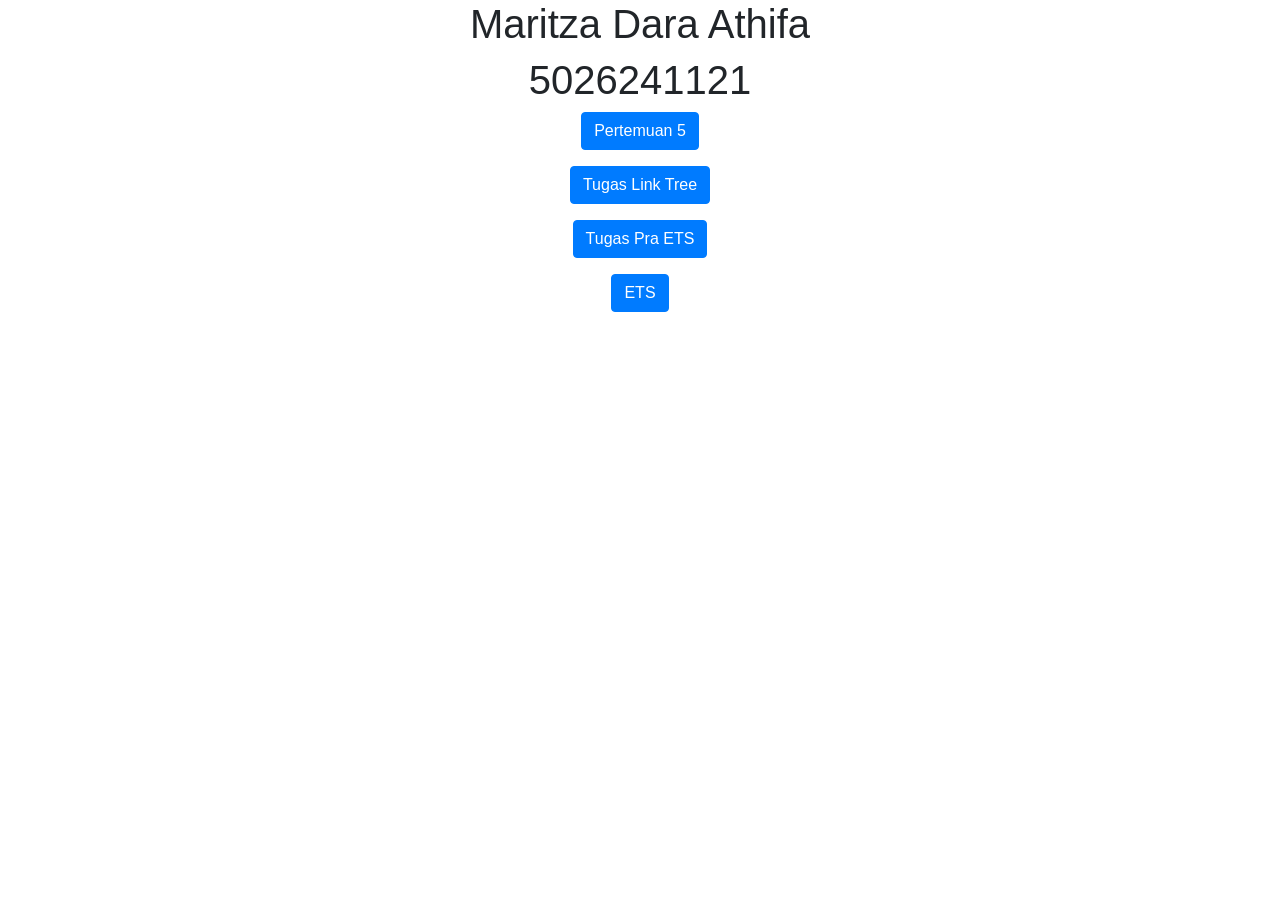
<file: index.html>
<!DOCTYPE html>
<html lang="en">

<head>
  <title>5026241121</title>
  <meta charset="utf-8">
  <meta name="viewport" content="width=device-width, initial-scale=1">
  
  <link rel="stylesheet" href="https://cdn.jsdelivr.net/npm/bootstrap@4.6.2/dist/css/bootstrap.min.css">
  <link href="https://fonts.googleapis.com/css2?family=Open+Sans:wght@400;700&display=swap" rel="stylesheet">
  
  <script src="https://cdn.jsdelivr.net/npm/jquery@3.7.1/dist/jquery.slim.min.js"></script>
  <script src="https://cdn.jsdelivr.net/npm/popper.js@1.16.1/dist/umd/popper.min.js"></script>
  <script src="https://cdn.jsdelivr.net/npm/bootstrap@4.6.2/dist/js/bootstrap.bundle.min.js"></script>
</head>

<body>
  <div class="container text-center">

    <h1>Maritza Dara Athifa</h1>
    <h1>5026241121</h1>

    <p>
      <a href="pertemuan5.html" target="_blank">
        <button class="btn btn-primary">Pertemuan 5</button>
      </a>
    </p>

    <p>
      <a href="linktree.html" target="_blank">
        <button class="btn btn-primary">Tugas Link Tree</button>
      </a>
    </p>

    <p>
      <a href="tugas_ets.html" target="_blank">
        <button class="btn btn-primary">Tugas Pra ETS</button>
      </a>
    </p>

    <p>
      <a href="maritza_5026241121.html" target="_blank">
        <button class="btn btn-primary">ETS</button>
      </a>
    </p>

  </div>
</body>

</html>
</file>
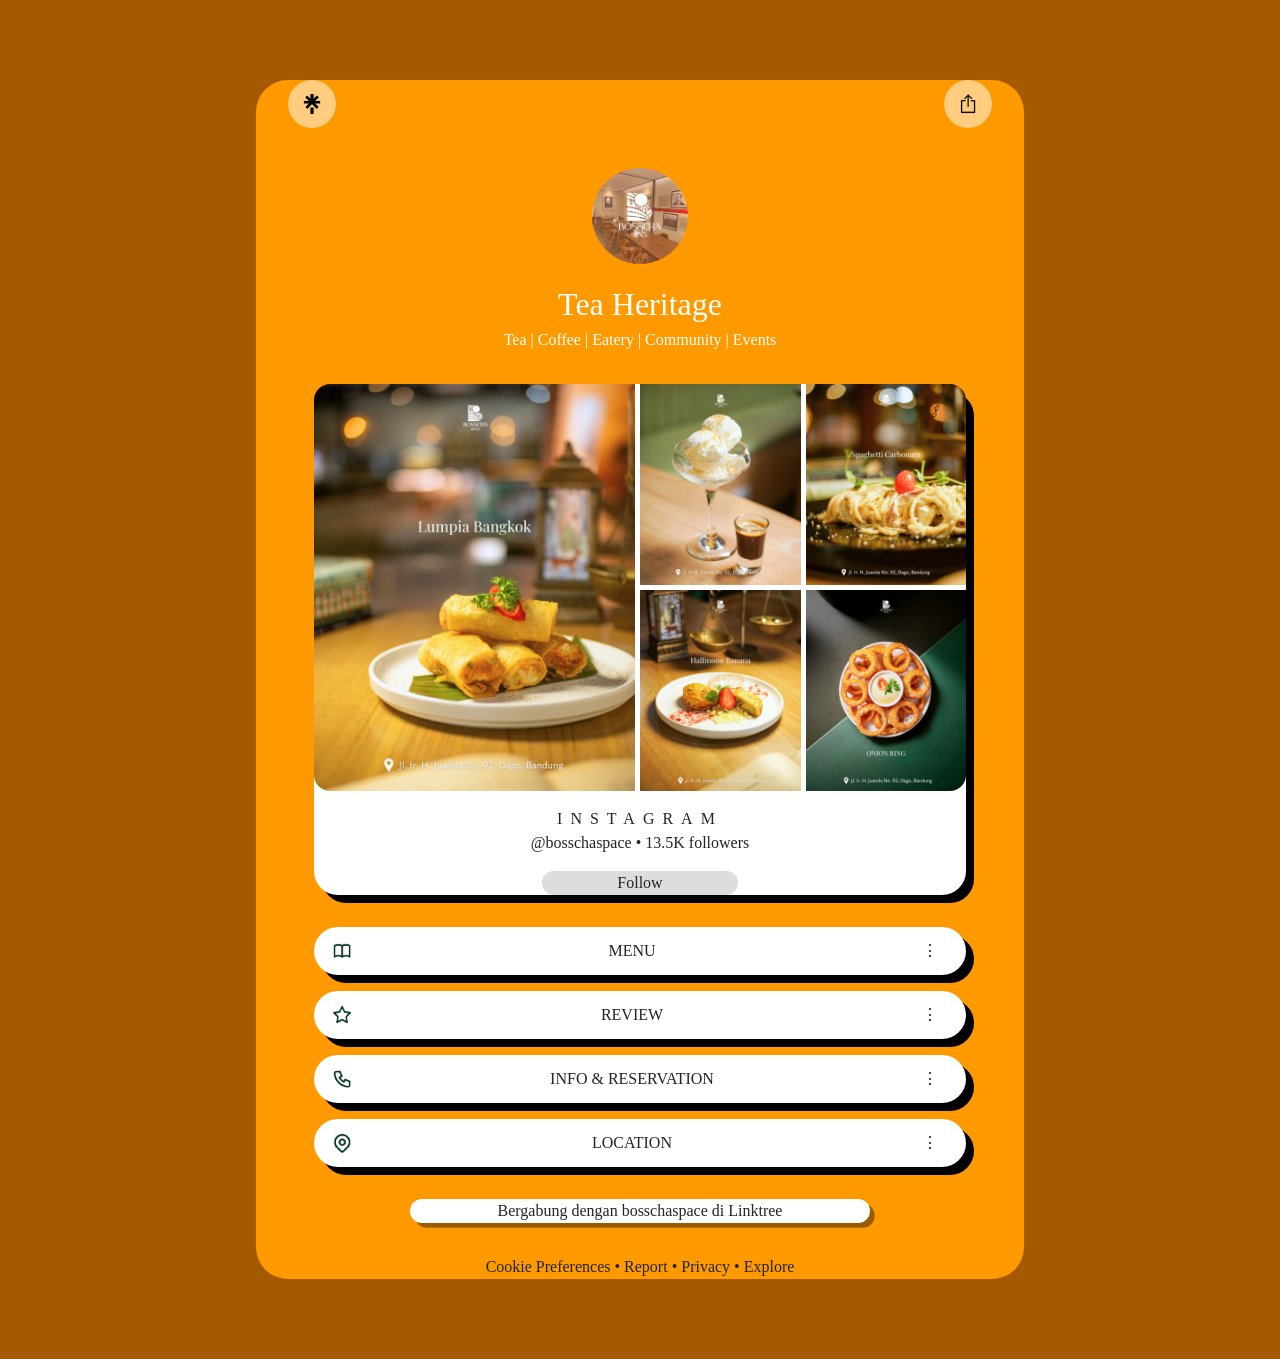
<file: linktree.html>
<!DOCTYPE html>
<html lang="en">

<head>
    <meta charset="UTF-8">
    <meta name="viewport" content="width=device-width, initial-scale=1.0">

    <link rel="stylesheet" href="https://stackpath.bootstrapcdn.com/bootstrap/4.5.2/css/bootstrap.min.css">

    <title>Linktree Clone</title>

    <style>
        body {
            background-color: #a65a00;
            font-family: serif;
        }

        .main-box {
            width: 60%;
            margin: 5rem auto;
            background-color: #ff9900;
            border-radius: 2rem;
            text-align: center;
        }

        .top-icons {
            display: flex;
            justify-content: space-between;
            margin: 1.5rem 2rem;
        }

        .icon-circle {
            width: 3rem;
            height: 3rem;
            border-radius: 50%;
            background-color: rgba(255, 255, 255, 0.5);
            display: flex;
            justify-content: center;
            align-items: center;
        }

        .icon-circle:hover {
            background-color: white;
        }

        .icon-circle img {
            width: 1.2rem;
        }

        .profile-img {
            width: 6rem;
            border-radius: 50%;
            margin-top: 1rem;
        }

        .title {
            font-size: 2rem;
            margin-top: 1rem;
            color: white;
        }

        .subtitle {
            color: white;
        }

        .box {
            width: 85%;
            margin: 2rem auto;
            background-color: white;
            border-radius: 1.5rem;
            box-shadow: 0.5rem 0.5rem 0 black;
        }

        .box:hover {
            background-color: #e0e0e0;
        }

        .grid {
            display: grid;
            grid-template-columns: 2fr 1fr 1fr;
            grid-template-rows: auto auto;
            gap: 0.3rem;
            border-radius: 1rem;
            overflow: hidden;
        }

        .grid img {
            width: 100%;
            height: 100%;
            object-fit: cover;
        }

        .grid img:nth-child(1) {
            grid-row: span 2;
        }

        .insta-title {
            letter-spacing: 0.5rem;
            margin-top: 1rem;
        }

        .follow-btn {
            background-color: #ddd;
            border-radius: 2rem;
            width: 30%;
            margin: 1rem auto;
            text-align: center;
        }

        .menu-btn {
            width: 85%;
            margin: 1rem auto;
            background-color: white;
            border-radius: 2rem;
            box-shadow: 0.5rem 0.5rem 0 black;
            display: flex;
            align-items: center;
            height: 3rem;
        }

        .menu-btn:hover {
            background-color: #e0e0e0;
        }

        .menu-left {
            display: flex;
            align-items: center;
            margin-left: 1rem;
            flex: 1;
        }

        .menu-left img {
            width: 1.5rem;
        }

        .menu-text {
            margin: 0 auto;
        }

        .menu-right {
            width: 2.5rem;
            height: 2.5rem;
            border-radius: 50%;
            display: flex;
            align-items: center;
            justify-content: center;
            margin-right: 1rem;
            cursor: pointer;
        }

        .menu-right:hover {
            background-color: #d9d9d9;
        }

        .join {
            width: 60%;
            margin: 2rem auto;
            background-color: white;
            border-radius: 2rem;
            box-shadow: 0.3rem 0.3rem 0 rgba(0, 0, 0, 0.4);
        }

        .footer {
            margin-bottom: 2rem;
        }

        .footer span:hover {
            text-decoration: underline;
            cursor: pointer;
        }
    </style>
</head>

<body>

    <div class="main-box">

        <!-- ICON -->
        <div class="top-icons">
            <div class="icon-circle">
                <img src="assets/linktree.png">
            </div>
            <div class="icon-circle">
                <img src="assets/sharelogo.png">
            </div>
        </div>

        <!-- PROFILE -->
        <img src="assets/logobosscha.png" class="profile-img">
        <div class="title">Tea Heritage</div>
        <div class="subtitle">Tea | Coffee | Eatery | Community | Events</div>

        <!-- INSTAGRAM -->
        <div class="box">

            <div class="grid">
                <img src="assets/bclumpiabangkok.jpg">
                <img src="assets/bceskrim.jpg">
                <img src="assets/bcspcarbonara.jpg">
                <img src="assets/bchmbanana.jpg">
                <img src="assets/bconionring.jpg">
            </div>

            <div class="insta-title">INSTAGRAM</div>
            <div>@bosschaspace • 13.5K followers</div>

            <div class="follow-btn">Follow</div>

        </div>

        <!-- MENU -->
        <div class="menu-btn">
            <div class="menu-left">
                <img src="assets/buku.png">
                <div class="menu-text">MENU</div>
            </div>
            <div class="menu-right">⋮</div>
        </div>

        <div class="menu-btn">
            <div class="menu-left">
                <img src="assets/bintang.png">
                <div class="menu-text">REVIEW</div>
            </div>
            <div class="menu-right">⋮</div>
        </div>

        <div class="menu-btn">
            <div class="menu-left">
                <img src="assets/telp.png">
                <div class="menu-text">INFO & RESERVATION</div>
            </div>
            <div class="menu-right">⋮</div>
        </div>

        <div class="menu-btn">
            <div class="menu-left">
                <img src="assets/lokasi.png">
                <div class="menu-text">LOCATION</div>
            </div>
            <div class="menu-right">⋮</div>
        </div>

        <!-- JOIN -->
        <div class="join">Bergabung dengan bosschaspace di Linktree</div>

        <!-- FOOTER -->
        <div class="footer">
            <span>Cookie Preferences</span> •
            <span>Report</span> •
            <span>Privacy</span> •
            <span>Explore</span>
        </div>

    </div>

</body>

</html>
</file>
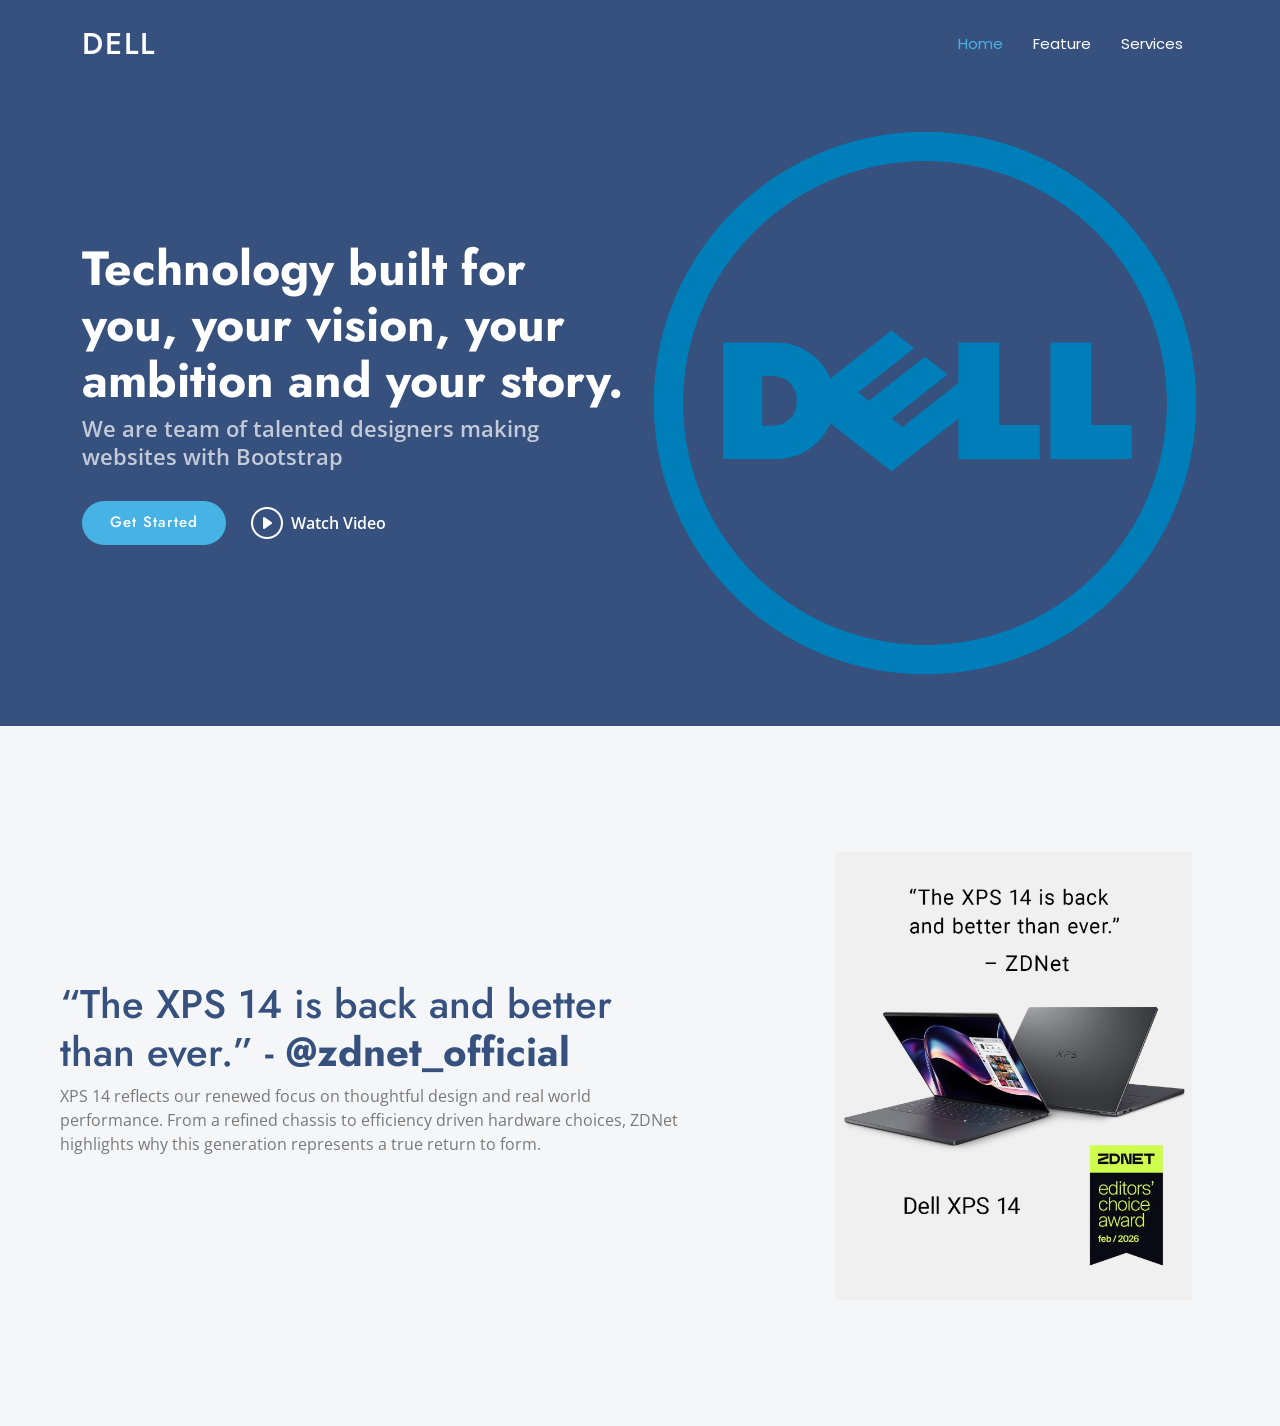
<file: pertemuan5.html>
<!DOCTYPE html>
<html lang="en">

<head>
    <meta charset="utf-8">
    <meta content="width=device-width, initial-scale=1.0" name="viewport">
    <title>DELL</title>
    <meta name="description" content="">
    <meta name="keywords" content="">

    <!-- Favicons -->
    <link href="assets/img/favicon.png" rel="icon">
    <link href="assets/img/apple-touch-icon.png" rel="apple-touch-icon">

    <!-- Fonts -->
    <link href="https://fonts.googleapis.com" rel="preconnect">
    <link href="https://fonts.gstatic.com" rel="preconnect" crossorigin>
    <link
        href="https://fonts.googleapis.com/css2?family=Open+Sans:ital,wght@0,300;0,400;0,500;0,600;0,700;0,800;1,300;1,400;1,500;1,600;1,700;1,800&family=Poppins:ital,wght@0,100;0,200;0,300;0,400;0,500;0,600;0,700;0,800;0,900;1,100;1,200;1,300;1,400;1,500;1,600;1,700;1,800;1,900&family=Jost:ital,wght@0,100;0,200;0,300;0,400;0,500;0,600;0,700;0,800;0,900;1,100;1,200;1,300;1,400;1,500;1,600;1,700;1,800;1,900&display=swap"
        rel="stylesheet">

    <!-- Vendor CSS Files -->
    <link href="assets/vendor/bootstrap/css/bootstrap.min.css" rel="stylesheet">
    <link href="assets/vendor/bootstrap-icons/bootstrap-icons.css" rel="stylesheet">
    <link href="assets/vendor/aos/aos.css" rel="stylesheet">
    <link href="assets/vendor/glightbox/css/glightbox.min.css" rel="stylesheet">
    <link href="assets/vendor/swiper/swiper-bundle.min.css" rel="stylesheet">

    <!-- Main CSS File -->
    <link href="assets/css/main.css" rel="stylesheet">

    <!-- =======================================================
  * Template Name: Arsha
  * Template URL: https://bootstrapmade.com/arsha-free-bootstrap-html-template-corporate/
  * Updated: Feb 22 2025 with Bootstrap v5.3.3
  * Author: BootstrapMade.com
  * License: https://bootstrapmade.com/license/
  ======================================================== -->
</head>

<body class="index-page">
    <header id="header" class="header d-flex align-items-center fixed-top">
        <div class="container-fluid container-xl position-relative d-flex align-items-center">

            <a href="index.html" class="logo d-flex align-items-center me-auto">
                <!-- Uncomment the line below if you also wish to use an image logo -->
                <!-- <img src="assets/img/logo.webp" alt=""> -->
                <h1 class="sitename">DELL</h1>
            </a>

            <nav id="navmenu" class="navmenu">
                <ul>
                    <li><a href="#hero" class="active">Home</a></li>
                    <li><a href="#why-us">Feature</a></li>
                    <li><a href="#services">Services</a></li>
                </ul>
                <i class="mobile-nav-toggle d-xl-none bi bi-list"></i>
            </nav>

        </div>
    </header>

    <main class="main">

        <!-- Hero Section -->
        <section id="hero" class="hero section dark-background">

            <div class="container">
                <div class="row gy-4">
                    <div class="col-lg-6 order-2 order-lg-1 d-flex flex-column justify-content-center"
                        data-aos="zoom-out">
                        <h1>Technology built for you, your vision, your ambition and your story.</h1>
                        <p>We are team of talented designers making websites with Bootstrap</p>
                        <div class="d-flex">
                            <a href="#about" class="btn-get-started">Get Started</a>
                            <a href="visitstore.bio/dell?tab=ig"
                                class="glightbox btn-watch-video d-flex align-items-center"><i
                                    class="bi bi-play-circle"></i><span>Watch Video</span></a>
                        </div>
                    </div>
                    <div class="col-lg-6 order-1 order-lg-2 hero-img" data-aos="zoom-out" data-aos-delay="200">
                        <img src="assets/img/dell.png" class="img-fluid animated" alt="">
                    </div>
                </div>
            </div>

        </section><!-- /Hero Section -->
        <!-- Why Us Section -->
        <section id="why-us" class="section why-us light-background" data-builder="section">

            <div class="container-fluid">

                <div class="row gy-4">

                    <div class="col-lg-7 d-flex flex-column justify-content-center order-2 order-lg-1">

                        <div class="content px-xl-5" data-aos="fade-up" data-aos-delay="100">
                            <h1><span>“The XPS 14 is back and better than ever.” - </span><strong>@zdnet_official</strong></h1>
                            <p>
                                XPS 14 reflects our renewed focus on thoughtful design and real world performance. From a refined chassis to efficiency driven hardware choices, ZDNet highlights why this generation represents a true return to form.
                            </p>
                        </div>

                    </div>

                    <div class="col-lg-5 order-1 order-lg-2 why-us-img">
                        <img src="assets/img/why-us.jpg" class="img-fluid" alt="" data-aos="zoom-in"
                            data-aos-delay="100">
                    </div>
                </div>

            </div>

        </section><!-- /Why Us Section -->
        <!-- Scroll Top -->
        <a href="#" id="scroll-top" class="scroll-top d-flex align-items-center justify-content-center"><i
                class="bi bi-arrow-up-short"></i></a>

        <!-- Preloader -->
        <div id="preloader"></div>

        <!-- Vendor JS Files -->
        <script src="assets/vendor/bootstrap/js/bootstrap.bundle.min.js"></script>
        <script src="assets/vendor/php-email-form/validate.js"></script>
        <script src="assets/vendor/aos/aos.js"></script>
        <script src="assets/vendor/glightbox/js/glightbox.min.js"></script>
        <script src="assets/vendor/swiper/swiper-bundle.min.js"></script>
        <script src="assets/vendor/waypoints/noframework.waypoints.js"></script>
        <script src="assets/vendor/imagesloaded/imagesloaded.pkgd.min.js"></script>
        <script src="assets/vendor/isotope-layout/isotope.pkgd.min.js"></script>

        <!-- Main JS File -->
        <script src="assets/js/main.js"></script>

</body>

</html>
</file>
<file: assets/css/main.css>
/*--------------------------------------------------------------
# Root Variables
--------------------------------------------------------------*/
:root {
  --default-font: "Open Sans", system-ui, sans-serif;
  --heading-font: "Jost", sans-serif;
  --nav-font: "Poppins", sans-serif;

  --background-color: #ffffff;
  --default-color: #444444;
  --heading-color: #37517e;
  --accent-color: #47b2e4;
  --surface-color: #ffffff;
  --contrast-color: #ffffff;

  --nav-color: #ffffff;
  --nav-hover-color: #47b2e4;
  --nav-mobile-background-color: #ffffff;
  --nav-dropdown-background-color: #ffffff;
  --nav-dropdown-color: #444444;
  --nav-dropdown-hover-color: #47b2e4;

  scroll-behavior: smooth;
}

.light-background {
  --background-color: #f5f6f8;
  --surface-color: #ffffff;
}

.dark-background {
  --background-color: #37517e;
  --default-color: #ffffff;
  --heading-color: #ffffff;
  --surface-color: #4668a2;
  --contrast-color: #ffffff;
}

/*--------------------------------------------------------------
# General
--------------------------------------------------------------*/
body {
  color: var(--default-color);
  background-color: var(--background-color);
  font-family: var(--default-font);
}

body.mobile-nav-active {
  overflow: hidden;
}

a {
  color: var(--accent-color);
  text-decoration: none;
  transition: 0.3s;
}

a:hover {
  color: color-mix(in srgb, var(--accent-color), transparent 25%);
}

h1,
h2,
h3,
h4,
h5,
h6 {
  color: var(--heading-color);
  font-family: var(--heading-font);
}

section,
.section {
  padding: 60px 0;
  scroll-margin-top: 88px;
  overflow: clip;
}

@media (max-width: 1199px) {

  section,
  .section {
    scroll-margin-top: 66px;
  }
}

/*--------------------------------------------------------------
# Header
--------------------------------------------------------------*/
.header {
  --background-color: #3d4d6a;
  --heading-color: #ffffff;

  background-color: var(--background-color);
  padding: 15px 0;
  transition: all 0.5s;
  z-index: 997;
}

.index-page .header {
  --background-color: rgba(255, 255, 255, 0);
}

.index-page.scrolled .header {
  --background-color: rgba(40, 58, 90, 0.9);
}

.header .logo {
  line-height: 1;
}

.header .logo img {
  max-height: 36px;
  margin-right: 8px;
}

.header .logo h1 {
  margin: 0;
  font-size: 30px;
  font-weight: 500;
  color: var(--heading-color);
  letter-spacing: 2px;
  text-transform: uppercase;
}

.header .btn-getstarted,
.header .btn-getstarted:focus {
  color: var(--contrast-color);
  background: var(--accent-color);
  font-size: 14px;
  padding: 8px 25px;
  margin: 0 0 0 30px;
  border-radius: 50px;
  transition: 0.3s;
}

.header .btn-getstarted:hover,
.header .btn-getstarted:focus:hover {
  color: var(--contrast-color);
  background: color-mix(in srgb, var(--accent-color), transparent 15%);
}

@media (max-width: 1200px) {
  .header .logo {
    order: 1;
  }

  .header .btn-getstarted {
    order: 2;
    margin: 0 15px 0 0;
    padding: 6px 15px;
  }

  .header .navmenu {
    order: 3;
  }
}

/* Index Page Header
------------------------------*/
.index-page .header {
  --background-color: rgba(255, 255, 255, 0);
  --heading-color: #ffffff;
  --nav-color: #ffffff;
}

/* Index Page Header on Scroll
------------------------------*/
.index-page.scrolled .header {
  --background-color: rgba(40, 58, 90, 0.9);
}


/*--------------------------------------------------------------
# Navigation
--------------------------------------------------------------*/
@media (min-width: 1200px) {
  .navmenu {
    padding: 0;
  }

  .navmenu ul {
    margin: 0;
    padding: 0;
    display: flex;
    list-style: none;
    align-items: center;
  }

  .navmenu li {
    position: relative;
  }

  .navmenu a,
  .navmenu a:focus {
    color: var(--nav-color);
    padding: 18px 15px;
    font-size: 15px;
    font-family: var(--nav-font);
    display: flex;
    align-items: center;
    transition: 0.3s;
  }

  .navmenu li:hover>a,
  .navmenu .active,
  .navmenu .active:focus {
    color: var(--nav-hover-color);
  }
}

@media (max-width: 1199px) {
  .mobile-nav-toggle {
    color: var(--nav-color);
    font-size: 28px;
    cursor: pointer;
  }

  .navmenu {
    z-index: 9997;
  }

  .navmenu ul {
    display: none;
    position: absolute;
    inset: 60px 20px 20px 20px;
    padding: 10px 0;
    margin: 0;
    border-radius: 6px;
    background-color: var(--nav-mobile-background-color);
    list-style: none;
    overflow-y: auto;
    z-index: 9998;
    box-shadow: 0px 0px 30px rgba(0, 0, 0, 0.1);
  }

  .navmenu a,
  .navmenu a:focus {
    color: var(--nav-dropdown-color);
    padding: 10px 20px;
    font-size: 17px;
    font-family: var(--nav-font);
    display: flex;
    align-items: center;
  }

  .mobile-nav-active .navmenu {
    position: fixed;
    inset: 0;
    background: rgba(33, 37, 41, 0.8);
  }

  .mobile-nav-active .navmenu>ul {
    display: block;
  }

  .mobile-nav-active .mobile-nav-toggle {
    color: #fff;
    position: absolute;
    top: 15px;
    right: 15px;
    z-index: 9999;
  }
}

/*--------------------------------------------------------------
# Hero
--------------------------------------------------------------*/
.hero {
  width: 100%;
  min-height: 80vh;
  position: relative;
  padding: 120px 0 60px;
  display: flex;
  align-items: center;
}

.hero h1 {
  margin: 0;
  font-size: 48px;
  font-weight: 700;
  line-height: 56px;
}

.hero p {
  color: color-mix(in srgb, var(--default-color), transparent 30%);
  margin: 5px 0 30px;
  font-size: 22px;
  line-height: 1.3;
  font-weight: 600;
}

.hero .btn-get-started {
  color: var(--contrast-color);
  background: var(--accent-color);
  font-weight: 500;
  padding: 10px 28px 12px;
  border-radius: 50px;
  transition: 0.5s;
}

.hero .btn-watch-video {
  margin-left: 25px;
  color: var(--default-color);
  font-weight: 600;
}

.hero .btn-watch-video i {
  color: var(--contrast-color);
  font-size: 32px;
  margin-right: 8px;
}

.hero .animated {
  animation: up-down 2s ease-in-out infinite alternate-reverse both;
}

@media (max-width: 640px) {
  .hero h1 {
    font-size: 28px;
    line-height: 36px;
  }

  .hero p {
    font-size: 18px;
    line-height: 24px;
  }
}

@keyframes up-down {
  0% {
    transform: translateY(10px);
  }

  100% {
    transform: translateY(-10px);
  }
}

/*--------------------------------------------------------------
# Why Us
--------------------------------------------------------------*/
.why-us {
  padding: 30px 0;
}

.why-us .content h3 {
  font-size: 34px;
  font-weight: 400;
}

.why-us .content p {
  color: color-mix(in srgb, var(--default-color), transparent 30%);
}

.why-us .why-us-img {
  display: flex;
  align-items: center;
  justify-content: center;
}

.why-us .why-us-img img {
  max-height: 70%;
}

/*--------------------------------------------------------------
# Scroll Top
--------------------------------------------------------------*/
.scroll-top {
  position: fixed;
  visibility: hidden;
  opacity: 0;
  right: 15px;
  bottom: -15px;
  z-index: 99999;
  background-color: var(--accent-color);
  width: 44px;
  height: 44px;
  border-radius: 50px;
  transition: all 0.4s;
}

.scroll-top i {
  font-size: 24px;
  color: var(--contrast-color);
}

.scroll-top.active {
  visibility: visible;
  opacity: 1;
  bottom: 15px;
}

/*--------------------------------------------------------------
# Preloader
--------------------------------------------------------------*/
#preloader {
  position: fixed;
  inset: 0;
  z-index: 999999;
  overflow: hidden;
  background: var(--background-color);
  transition: all 0.6s ease-out;
}

#preloader:before {
  content: "";
  position: fixed;
  top: calc(50% - 30px);
  left: calc(50% - 30px);
  width: 60px;
  height: 60px;
  border: 6px solid var(--accent-color);
  border-color: var(--accent-color) transparent var(--accent-color) transparent;
  border-radius: 50%;
  animation: animate-preloader 1.5s linear infinite;
}

@keyframes animate-preloader {
  0% {
    transform: rotate(0deg);
  }

  100% {
    transform: rotate(360deg);
  }
}

/*--------------------------------------------------------------
# AOS Compatibility
--------------------------------------------------------------*/
@media screen and (max-width: 768px) {
  [data-aos-delay] {
    transition-delay: 0 !important;
  }
}

/*--------------------------------------------------------------
# Global Page Titles & Breadcrumbs
--------------------------------------------------------------*/
.page-title {
  --background-color: color-mix(in srgb, var(--default-color), transparent 96%);
  color: var(--default-color);
  background-color: var(--background-color);
  padding: 20px 0;
  position: relative;
}

.page-title h1 {
  font-size: 28px;
  font-weight: 700;
  margin: 0;
}

.page-title .breadcrumbs ol {
  display: flex;
  flex-wrap: wrap;
  list-style: none;
  padding: 0 0 10px 0;
  margin: 0;
  font-size: 14px;
}

.page-title .breadcrumbs ol li+li {
  padding-left: 10px;
}

.page-title .breadcrumbs ol li+li::before {
  content: "/";
  display: inline-block;
  padding-right: 10px;
  color: color-mix(in srgb, var(--default-color), transparent 70%);
}

/*--------------------------------------------------------------
# Global Sections
--------------------------------------------------------------*/
section,
.section {
  color: var(--default-color);
  background-color: var(--background-color);
  padding: 60px 0;
  scroll-margin-top: 88px;
  overflow: clip;
}

@media (max-width: 1199px) {

  section,
  .section {
    scroll-margin-top: 66px;
  }
}

/*--------------------------------------------------------------
# Global Section Titles
--------------------------------------------------------------*/
.section-title {
  text-align: center;
  padding-bottom: 60px;
  position: relative;
}

.section-title h2 {
  font-size: 32px;
  font-weight: 700;
  margin-bottom: 20px;
  padding-bottom: 20px;
  text-transform: uppercase;
  position: relative;
}

.section-title h2:before {
  content: "";
  position: absolute;
  display: block;
  width: 160px;
  height: 1px;
  background: color-mix(in srgb, var(--default-color), transparent 60%);
  left: 0;
  right: 0;
  bottom: 1px;
  margin: auto;
}

.section-title h2::after {
  content: "";
  position: absolute;
  display: block;
  width: 60px;
  height: 3px;
  background: var(--accent-color);
  left: 0;
  right: 0;
  bottom: 0;
  margin: auto;
}

.section-title p {
  margin-bottom: 0;
}

/*--------------------------------------------------------------
# Hero Section
--------------------------------------------------------------*/
.hero {
  width: 100%;
  min-height: 80vh;
  position: relative;
  padding: 120px 0 60px 0;
  display: flex;
  align-items: center;
}

.hero h1 {
  margin: 0;
  font-size: 48px;
  font-weight: 700;
  line-height: 56px;
}

.hero p {
  color: color-mix(in srgb, var(--default-color), transparent 30%);
  margin: 5px 0 30px 0;
  font-size: 22px;
  line-height: 1.3;
  font-weight: 600;
}

.hero .btn-get-started {
  color: var(--contrast-color);
  background: var(--accent-color);
  font-family: var(--heading-font);
  font-weight: 500;
  font-size: 15px;
  letter-spacing: 1px;
  display: inline-block;
  padding: 10px 28px 12px 28px;
  border-radius: 50px;
  transition: 0.5s;
}

.hero .btn-get-started:hover {
  color: var(--contrast-color);
  background: color-mix(in srgb, var(--accent-color), transparent 15%);
}

.hero .btn-watch-video {
  font-size: 16px;
  transition: 0.5s;
  margin-left: 25px;
  color: var(--default-color);
  font-weight: 600;
}

.hero .btn-watch-video i {
  color: var(--contrast-color);
  font-size: 32px;
  transition: 0.3s;
  line-height: 0;
  margin-right: 8px;
}

.hero .btn-watch-video:hover {
  color: var(--accent-color);
}

.hero .btn-watch-video:hover i {
  color: color-mix(in srgb, var(--accent-color), transparent 15%);
}

.hero .animated {
  animation: up-down 2s ease-in-out infinite alternate-reverse both;
}

@media (max-width: 640px) {
  .hero h1 {
    font-size: 28px;
    line-height: 36px;
  }

  .hero p {
    font-size: 18px;
    line-height: 24px;
    margin-bottom: 30px;
  }

  .hero .btn-get-started,
  .hero .btn-watch-video {
    font-size: 13px;
  }
}

@keyframes up-down {
  0% {
    transform: translateY(10px);
  }

  100% {
    transform: translateY(-10px);
  }
}

/*--------------------------------------------------------------
# Clients Section
--------------------------------------------------------------*/
.clients {
  padding: 12px 0;
}

.clients .swiper {
  padding: 10px 0;
}

.clients .swiper-wrapper {
  height: auto;
}

.clients .swiper-slide img {
  transition: 0.3s;
  padding: 0 10px;
}

.clients .swiper-slide img:hover {
  transform: scale(1.1);
}

/*--------------------------------------------------------------
# About Section
--------------------------------------------------------------*/
.about ul {
  list-style: none;
  padding: 0;
}

.about ul li {
  padding-bottom: 5px;
  display: flex;
  align-items: center;
}

.about ul i {
  font-size: 20px;
  padding-right: 4px;
  color: var(--accent-color);
}

.about .read-more {
  color: var(--accent-color);
  font-family: var(--heading-font);
  font-weight: 500;
  font-size: 16px;
  letter-spacing: 1px;
  padding: 8px 28px;
  border-radius: 5px;
  transition: 0.3s;
  display: inline-flex;
  align-items: center;
  justify-content: center;
  border: 2px solid var(--accent-color);
}

.about .read-more i {
  font-size: 18px;
  margin-left: 5px;
  line-height: 0;
  transition: 0.3s;
}

.about .read-more:hover {
  background: var(--accent-color);
  color: var(--contrast-color);
}

.about .read-more:hover i {
  transform: translate(5px, 0);
}

/*--------------------------------------------------------------
# Why Us Section
--------------------------------------------------------------*/
.why-us {
  padding: 30px 0;
}

.why-us .content h3 {
  font-weight: 400;
  font-size: 34px;
}

.why-us .content p {
  color: color-mix(in srgb, var(--default-color), transparent 30%);
}

.why-us .faq-container .faq-item {
  background-color: var(--surface-color);
  position: relative;
  padding: 20px;
  margin-bottom: 20px;
  box-shadow: 0px 5px 25px 0px rgba(0, 0, 0, 0.1);
  overflow: hidden;
}

.why-us .faq-container .faq-item:last-child {
  margin-bottom: 0;
}

.why-us .faq-container .faq-item h3 {
  font-weight: 500;
  font-size: 17px;
  line-height: 24px;
  margin: 0 30px 0 0;
  transition: 0.3s;
  cursor: pointer;
}

.why-us .faq-container .faq-item h3 span {
  color: var(--accent-color);
  padding-right: 5px;
  font-weight: 600;
}

.why-us .faq-container .faq-item h3:hover {
  color: var(--accent-color);
}

.why-us .faq-container .faq-item .faq-content {
  display: grid;
  grid-template-rows: 0fr;
  transition: 0.3s ease-in-out;
  visibility: hidden;
  opacity: 0;
}

.why-us .faq-container .faq-item .faq-content p {
  margin-bottom: 0;
  overflow: hidden;
}

.why-us .faq-container .faq-item .faq-icon {
  position: absolute;
  top: 22px;
  left: 20px;
  font-size: 22px;
  line-height: 0;
  transition: 0.3s;
  color: var(--accent-color);
}

.why-us .faq-container .faq-item .faq-toggle {
  position: absolute;
  top: 20px;
  right: 20px;
  font-size: 16px;
  line-height: 0;
  transition: 0.3s;
  cursor: pointer;
}

.why-us .faq-container .faq-item .faq-toggle:hover {
  color: var(--accent-color);
}

.why-us .faq-container .faq-active h3 {
  color: var(--accent-color);
}

.why-us .faq-container .faq-active .faq-content {
  grid-template-rows: 1fr;
  visibility: visible;
  opacity: 1;
  padding-top: 10px;
}

.why-us .faq-container .faq-active .faq-toggle {
  transform: rotate(90deg);
  color: var(--accent-color);
}

.why-us .why-us-img {
  display: flex;
  align-items: center;
  justify-content: center;
}

.why-us .why-us-img img {
  max-height: 70%;
}
</file>
